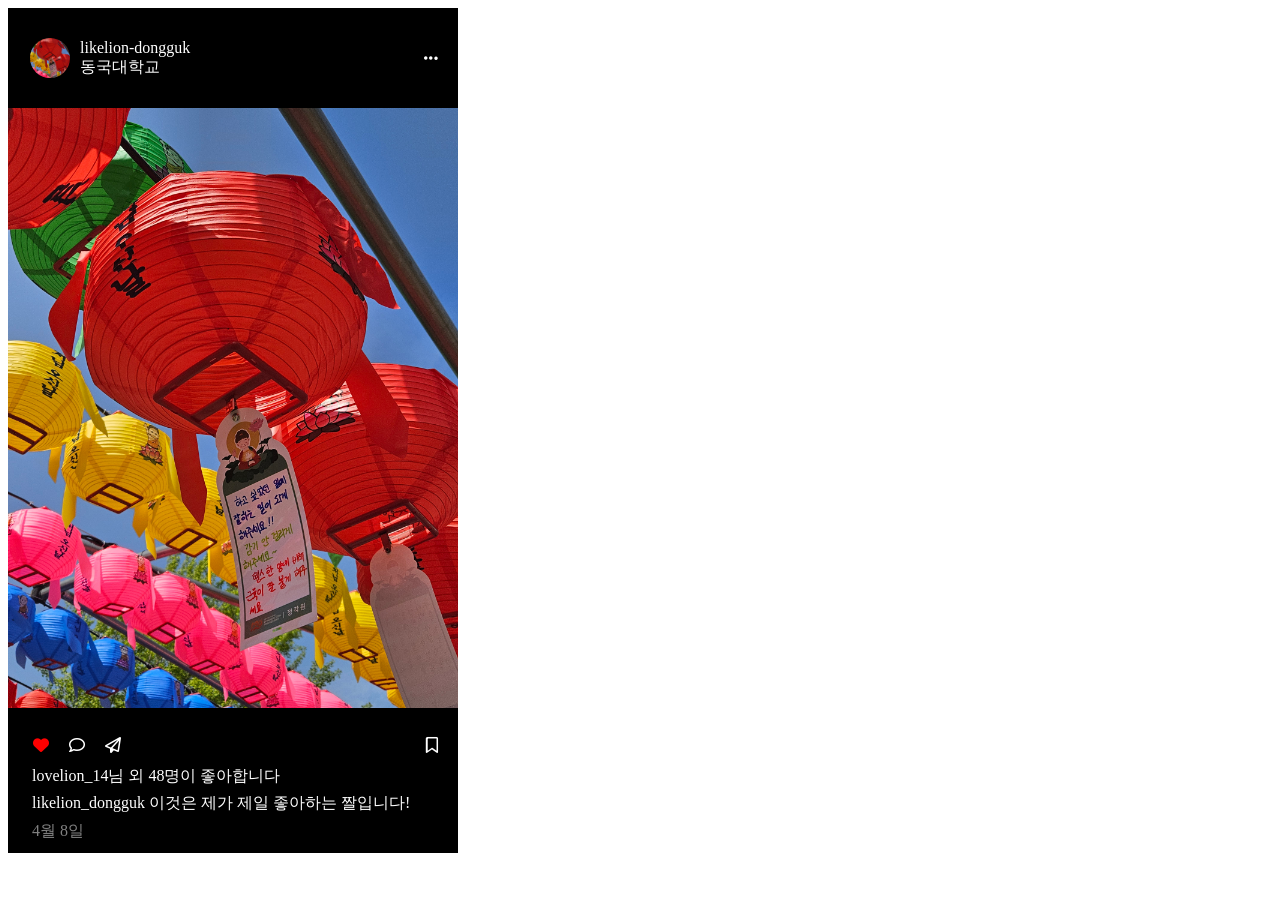
<file: 숙제 2/index.html>
<!DOCTYPE html>
<html lang="en">
  <head>
    <meta charset="UTF-8" />
    <meta name="viewport" content="width=device-width, initial-scale=1.0" />
    <link href="style.css" rel="stylesheet" type="text/css" />
    <link rel="stylesheet" href="https://cdnjs.cloudflare.com/ajax/libs/font-awesome/6.5.1/css/all.min.css">
    <title>Instargram</title>
  </head>
  <body>
    <div class="container">
        
      <div class="item"><p> </p><img src="./연등.jpg" width="50" class="profile-img">likelion-dongguk</br>동국대학교 <i class="fa-solid fa-ellipsis"></i></div>
      <img src="./연등.jpg" width="450px">
        <div class="item2">
        <i class="fa-solid fa-heart"></i>
        <i class="fa-regular fa-comment"></i>
        <i class="fa-regular fa-paper-plane"></i>
        <i class="fa-regular fa-bookmark"></i>
    
        </div>
      <div class="item">
                <div class="item3"> 
                         <p>lovelion_14님 외 48명이 좋아합니다<br/>
                         likelion_dongguk 이것은 제가 제일 좋아하는 짤입니다!<br/>
                          <span class="gray-text">4월 8일</span>
                </div>         
      </div>
    </div>

  </body>
</file>
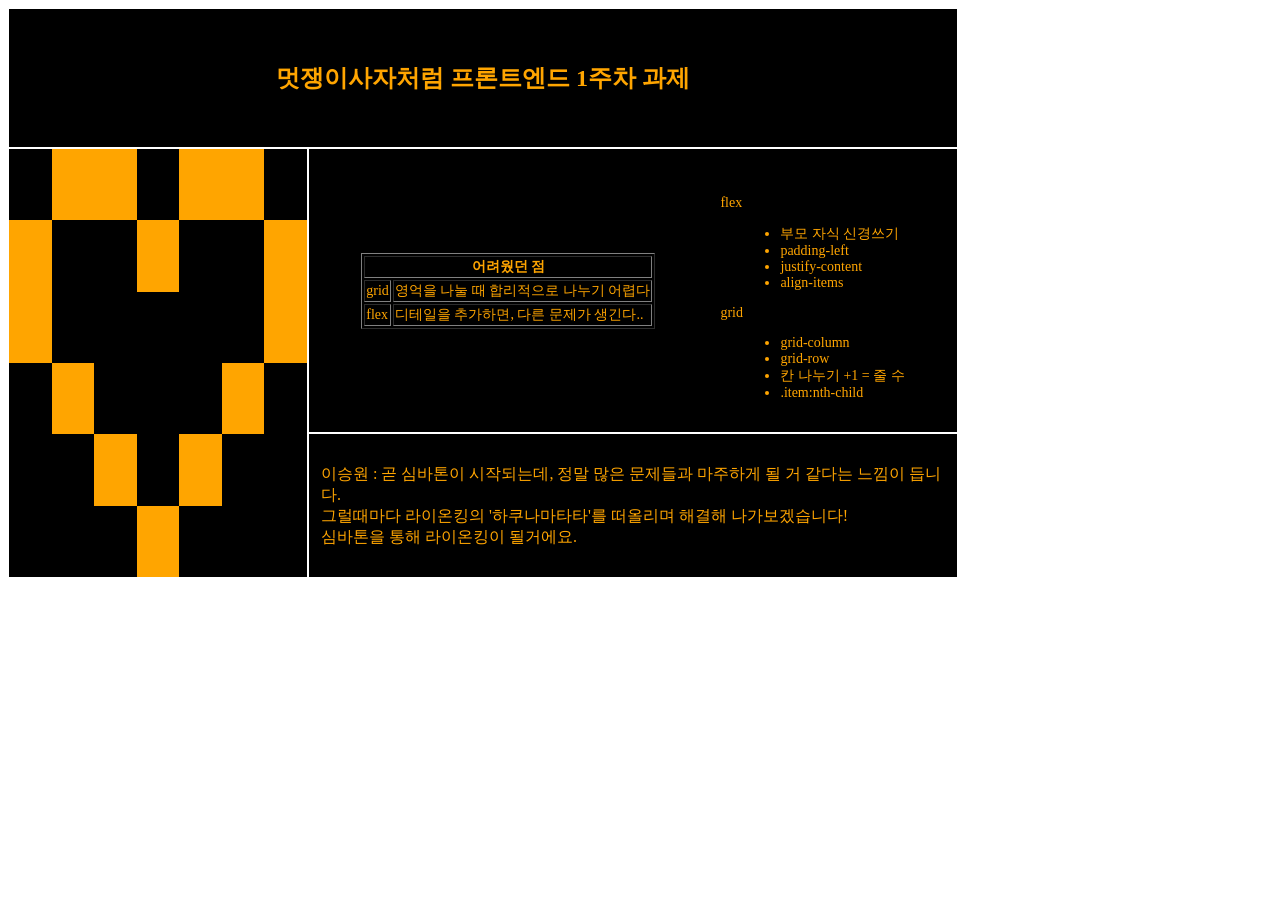
<file: 숙제 3/index.html>
<!DOCTYPE html>
<html lang="ko">
  <head>
    <meta charset="UTF-8" />
    <meta name="viewport" content="width=device-width, initial-scale=1.0" />
    <title>Heart</title>
    <link href="style.css" rel="stylesheet" type="text/css" />
  </head>

  <body>
    <div class="box">
      <div class="area"><h2>멋쟁이사자처럼 프론트엔드 1주차 과제</h2></div>

      <div class="area">
        <div class="pixel">
          <div class="item"></div>
          <div class="item"></div>
          <div class="item"></div>
          <div class="item"></div>
          <div class="item"></div>
          <div class="item"></div>
          <div class="item"></div>
          <div class="item"></div>
          <div class="item"></div>
          <div class="item"></div>
        </div>
      </div>

      <div class="area">
        <table border="1">
            <tr>
            <th colspan="2">어려웠던 점</th>
                      
            </tr>
            <tr>
                <td>grid</td>
                <td>영억을 나눌 때 합리적으로 나누기 어렵다</td>    

            </tr>
            <tr>
                <td>flex</td>
                <td>디테일을 추가하면, 다른 문제가 생긴다..</td>
            </tr>
        </table>
       
        <ul>
            <p>flex</p>
            <div class="li">
            <li>부모 자식 신경쓰기</li>
            <li>padding-left</li>
            <li>justify-content</li>
            <li>align-items</li>
            </div>

            <p>grid</p>
             <div class="li">
            <li>grid-column</li>
            <li>grid-row</li>
            <li>칸 나누기 +1 = 줄 수</li>
            <li>.item:nth-child</li>
            </div>
        </ul>

      </div>
      <div class="area"><p>이승원 : 곧 심바톤이 시작되는데, 정말 많은 문제들과 마주하게 될 거 같다는 느낌이 듭니다. <br/>
                                  그럴때마다 라이온킹의 '하쿠나마타타'를 떠올리며 해결해 나가보겠습니다!<br/>
                                  심바톤을 통해 라이온킹이 될거에요. </p></div>
    </div>
  </body>
</html>
</file>
<file: 숙제 2/style.css>
.container {
  display: flex;
  flex-direction: column;
  background-color: white;  
}

.item {
  display: flex;
  justify-content: start;
  align-items: center;
  width: 450px;
  height: 100px;
  background-color: black;
  color: white;
   gap: 10px;
   padding-left: 12px;
   box-sizing: border-box;
   padding-right: 20px;
   
}

.profile-img {
  width: 40px;
  height: 40px;
  border-radius: 50%;
  object-fit: cover;
}
.item2 {
    display: flex;
    gap : 20px;
    align-items: end;
    box-sizing: border-box;
    width: 450px;
    margin: 0;
   height: 45px;
    background-color: black;
   color: white;
   padding-right: 20px;
   padding-left: 25px;

}

.item3 {
    display: flex;
    line-height: 1.7;
    padding-left: 12px;
   box-sizing: border-box;
   
}

.gray-text{
    display: flex;
    color : gray;
}

.fa-heart {
    color: red;
}

.fa-bookmark{
  margin-left: auto;
}

.fa-ellipsis{
    margin-left: auto;
}
</file>
<file: 숙제 3/style.css>
* {
  box-sizing: border-box;
}


.box {
  width: 950px;
  height: 570px;
  background-color: black;
  color: orange;    
  display: grid;
  grid-template-columns: 300px 1fr;
  grid-template-rows: 140px 285px 145px;
}

.area {
  border: 1px solid white;
}

.area:nth-child(1) {
  grid-column: 1 / 3;
  grid-row: 1 / 2;

  display: flex;
  justify-content: center;
  align-items: center;
}

.area:nth-child(2) {
  grid-column: 1 / 2;
  grid-row: 2 / 4;
}

.area:nth-child(3) {
  grid-column: 2 / 3;
  grid-row: 2 / 3;

  display: flex;
  justify-content: center;
  align-items: center;
  font-size: 14px;
  gap : 25px;
}

.area:nth-child(4) {
  grid-column: 2 / 3;
  grid-row: 3 / 4;

  display: flex;
  justify-content: center;
  align-items: center;
   padding-left: 12px;
}

.pixel {
  width: 100%;
  height: 100%;

  display: grid;
  grid-template-columns: repeat(7, auto);
  grid-template-rows: repeat(6, auto);
}

.item {
  display: flex;
  background-color: orange;
}

.item:nth-child(1) {
  grid-column: 2 / 4;
  grid-row: 1 / 2;
}

.item:nth-child(2) {
  grid-column: 5 / 7;
  grid-row: 1 / 2;
}

.item:nth-child(3) {
  grid-column: 1 / 2;
  grid-row: 2 / 4;
}

.item:nth-child(4) {
  grid-column: 4 / 5;
  grid-row: 2 / 3;
}

.item:nth-child(5) {
  grid-column: 7 / 8;
  grid-row: 2 / 4;
}

.item:nth-child(6) {
  grid-column: 2 / 3;
  grid-row: 4 / 5;
}

.item:nth-child(7) {
  grid-column: 6 / 7;
  grid-row: 4 / 5;
}

.item:nth-child(8) {
  grid-column: 3 / 4;
  grid-row: 5 / 6;
}

.item:nth-child(9) {
  grid-column: 5 / 6;
  grid-row: 5 / 6;
}

.item:nth-child(10) {
  grid-column: 4 / 5;
  grid-row: 6 / 7;
}

.li {
     margin-left: 60px;
}
</file>
